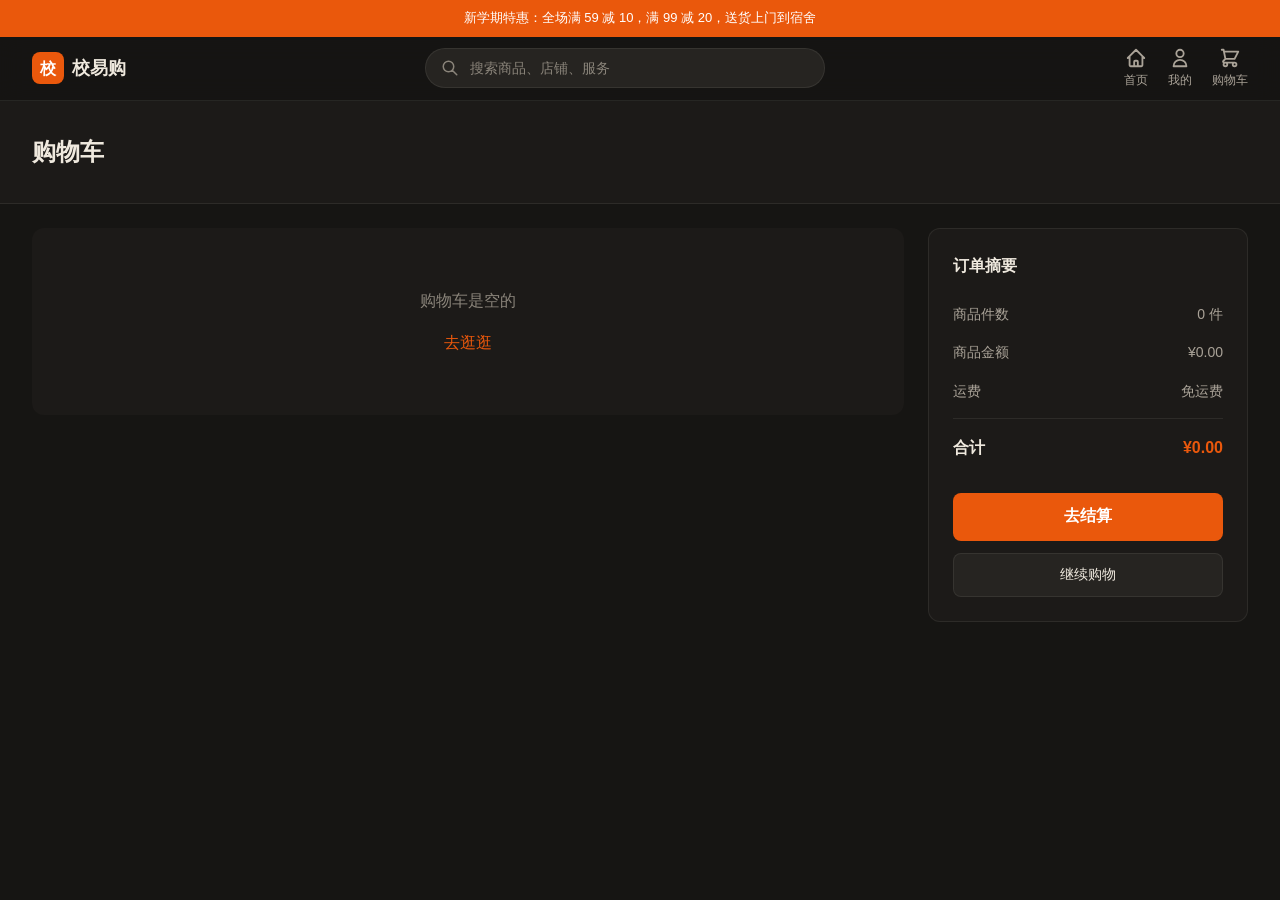
<file: cart.html>
<!DOCTYPE html>
<html lang="zh-CN">
<head>
    <meta charset="UTF-8">
    <meta name="viewport" content="width=device-width, initial-scale=1.0">
    <title>购物车 - 校易购</title>
    <link rel="stylesheet" href="style.css">
</head>
<body>
    <div class="top-bar">新学期特惠：全场满 59 减 10，满 99 减 20，送货上门到宿舍</div>
    <nav>
        <div class="nav-inner">
            <a href="index.html" class="nav-logo">
                <div class="nav-logo-mark">校</div>
                <span class="nav-logo-text">校易购</span>
            </a>
            <div class="nav-search">
                <svg class="nav-search-icon" fill="none" stroke="currentColor" viewBox="0 0 24 24">
                    <path stroke-linecap="round" stroke-linejoin="round" stroke-width="2" d="M21 21l-6-6m2-5a7 7 0 11-14 0 7 7 0 0114 0z"></path>
                </svg>
                <input type="text" placeholder="搜索商品、店铺、服务">
            </div>
            <div class="nav-actions">
                <a href="index.html" class="nav-action" title="返回首页">
                    <svg fill="none" stroke="currentColor" viewBox="0 0 24 24">
                        <path stroke-linecap="round" stroke-linejoin="round" stroke-width="2" d="M3 12l2-2m0 0l7-7 7 7M5 10v10a1 1 0 001 1h3m10-11l2 2m-2-2v10a1 1 0 01-1 1h-3m-6 0a1 1 0 001-1v-4a1 1 0 011-1h2a1 1 0 011 1v4a1 1 0 001 1m-6 0h6"></path>
                    </svg>
                    <span>首页</span>
                </a>
                <a href="login.html" class="nav-action">
                    <svg fill="none" stroke="currentColor" viewBox="0 0 24 24">
                        <path stroke-linecap="round" stroke-linejoin="round" stroke-width="2" d="M16 7a4 4 0 11-8 0 4 4 0 018 0zM12 14a7 7 0 00-7 7h14a7 7 0 00-7-7z"></path>
                    </svg>
                    <span>我的</span>
                </a>
                <a href="cart.html" class="nav-action nav-cart">
                    <svg fill="none" stroke="currentColor" viewBox="0 0 24 24">
                        <path stroke-linecap="round" stroke-linejoin="round" stroke-width="2" d="M3 3h2l.4 2M7 13h10l4-8H5.4M7 13L5.4 5M7 13l-2.293 2.293c-.63.63-.184 1.707.707 1.707H17m0 0a2 2 0 100 4 2 2 0 000-4zm-8 2a2 2 0 11-4 0 2 2 0 014 0z"></path>
                    </svg>
                    <span>购物车</span>
                    <div class="cart-badge">0</div>
                </a>
            </div>
        </div>
    </nav>
    <div class="page-header">
        <div class="container">
            <h1 class="page-title">购物车</h1>
        </div>
    </div>
    <div class="container">
        <div class="cart-layout">
            <div class="cart-list" id="cart-list"></div>
            <div class="cart-summary">
                <h3 class="summary-title">订单摘要</h3>
                <div class="summary-row"><span>商品件数</span><span id="total-items">0 件</span></div>
                <div class="summary-row"><span>商品金额</span><span id="subtotal">¥0.00</span></div>
                <div class="summary-row"><span>运费</span><span>免运费</span></div>
                <div class="summary-row total"><span>合计</span><span class="summary-price" id="total-price">¥0.00</span></div>
                <button class="checkout-btn" onclick="checkout()">去结算</button>
                <button onclick="goHome()" style="width: 100%; height: 44px; background: var(--bg-raised); color: var(--text-primary); border: 1px solid var(--hairline); border-radius: 8px; font-size: 14px; cursor: pointer; margin-top: var(--space-3);">继续购物</button>
            </div>
        </div>
    </div>
    <script src="app.js"></script>
    <script>
        function renderCart() {
            const cartList = document.getElementById('cart-list');
            if (cart.length === 0) {
                cartList.innerHTML = '<div style="text-align: center; padding: 60px 20px; color: var(--text-muted); background: var(--bg-card); border-radius: 12px;"><p style="font-size: 16px; margin-bottom: 16px;">购物车是空的</p><a href="index.html" style="color: var(--accent); text-decoration: none;">去逛逛</a></div>';
                updateSummary();
                return;
            }
            cartList.innerHTML = cart.map(item => `
                <div class="cart-item">
                    <div class="cart-item-image"><img src="${item.image}" alt="${item.name}"></div>
                    <div class="cart-item-info">
                        <div class="cart-item-name">${item.name}</div>
                        <div class="cart-item-price">¥${item.price}</div>
                    </div>
                    <div class="cart-item-actions">
                        <div class="quantity-control">
                            <button class="quantity-btn" onclick="updateQuantity(${item.id}, -1)">-</button>
                            <input type="text" class="quantity-input" value="${item.quantity}" readonly>
                            <button class="quantity-btn" onclick="updateQuantity(${item.id}, 1)">+</button>
                        </div>
                        <button class="remove-btn" onclick="removeItem(${item.id})">删除</button>
                    </div>
                </div>
            `).join('');
            updateSummary();
        }

        function updateQuantity(id, change) {
            const item = cart.find(i => i.id === id);
            if (!item) return;
            item.quantity += change;
            if (item.quantity <= 0) cart = cart.filter(i => i.id !== id);
            localStorage.setItem('cart', JSON.stringify(cart));
            updateCartBadge();
            renderCart();
        }

        function removeItem(id) {
            cart = cart.filter(i => i.id !== id);
            localStorage.setItem('cart', JSON.stringify(cart));
            updateCartBadge();
            renderCart();
            showToast('已删除商品');
        }

        function updateSummary() {
            const totalItems = cart.reduce((sum, item) => sum + item.quantity, 0);
            const subtotal = cart.reduce((sum, item) => sum + item.price * item.quantity, 0);
            document.getElementById('total-items').textContent = totalItems + ' 件';
            document.getElementById('subtotal').textContent = '¥' + subtotal.toFixed(2);
            document.getElementById('total-price').textContent = '¥' + subtotal.toFixed(2);
        }

        function checkout() {
            if (cart.length === 0) { showToast('购物车是空的'); return; }
            showToast('跳转到结算页面...');
        }

        renderCart();
    </script>
</body>
</html>
</file>
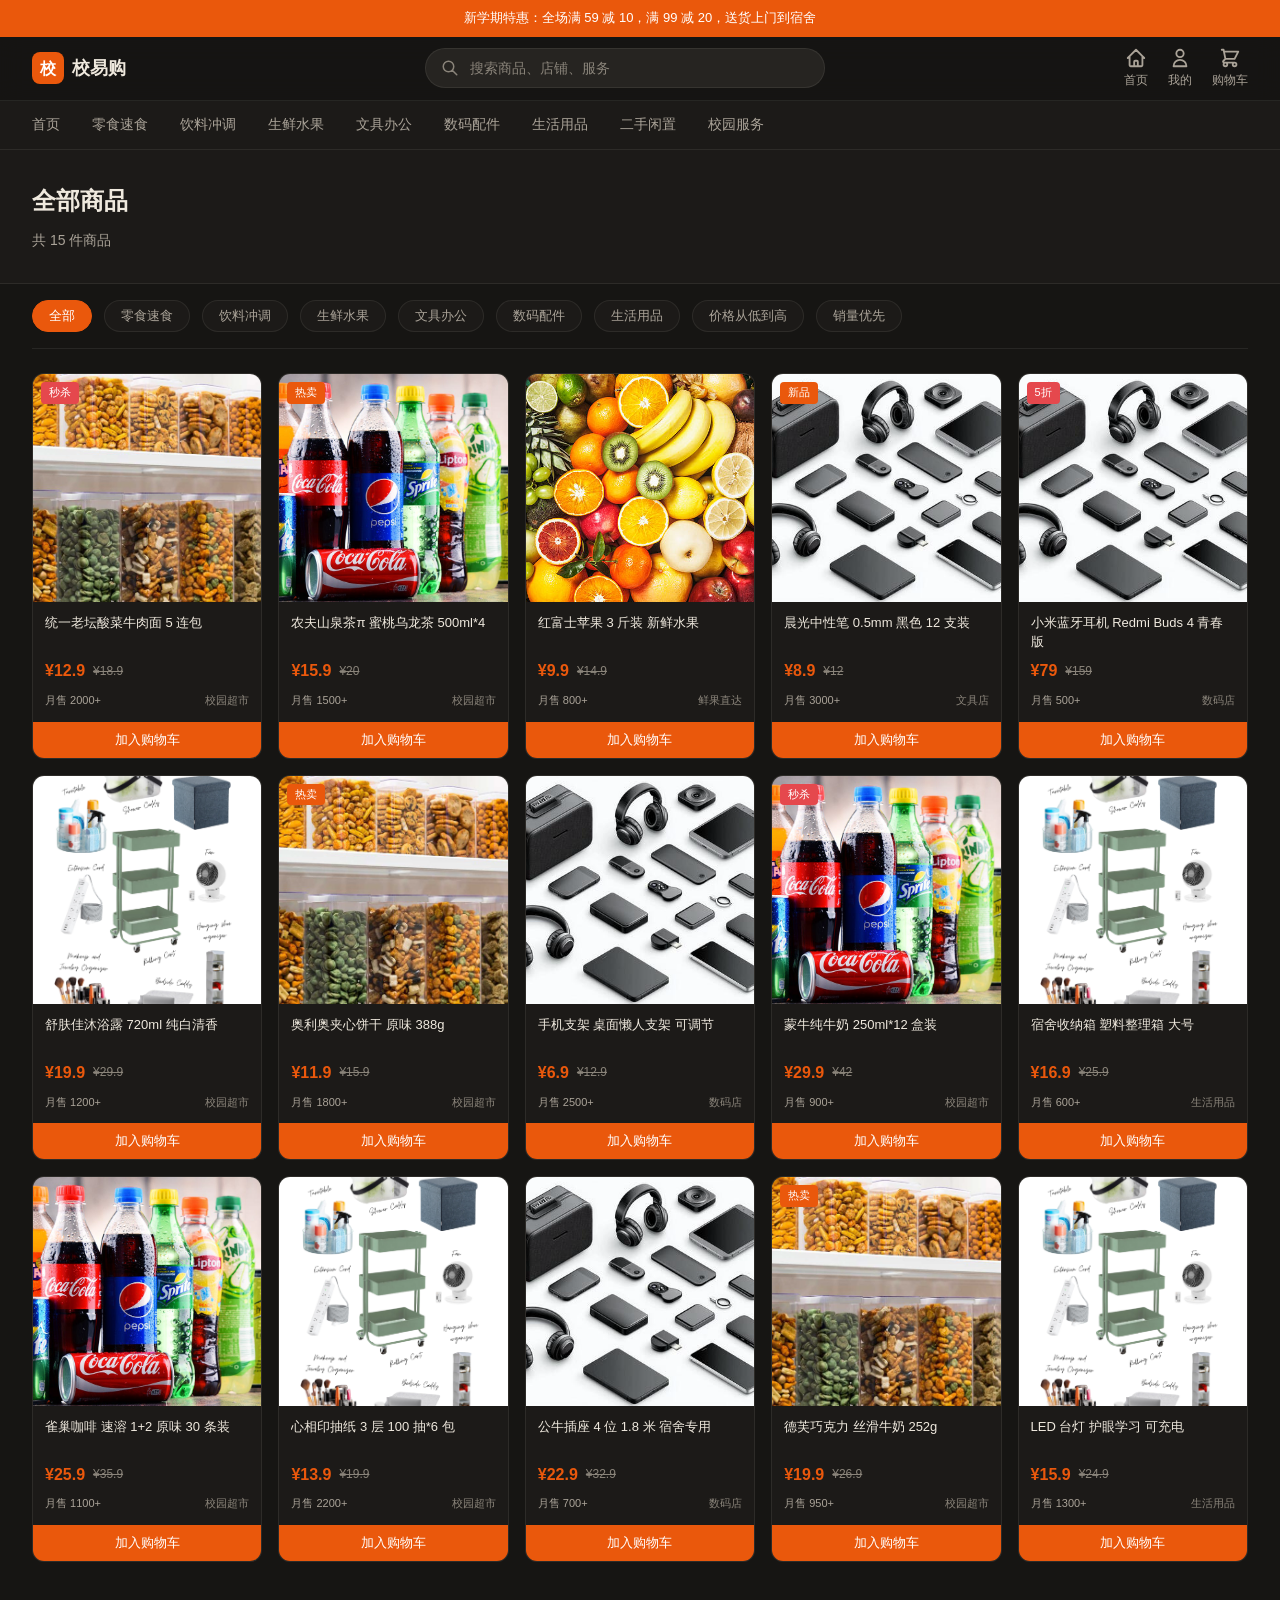
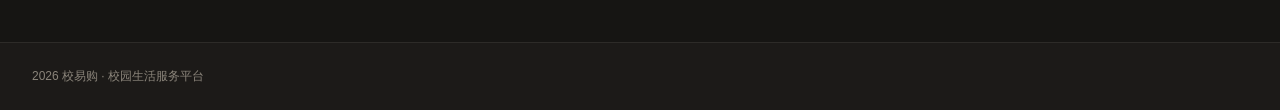
<file: category.html>
<!DOCTYPE html>
<html lang="zh-CN">
<head>
    <meta charset="UTF-8">
    <meta name="viewport" content="width=device-width, initial-scale=1.0">
    <title>商品分类 - 校易购</title>
    <link rel="stylesheet" href="style.css">
</head>
<body>
    <div class="top-bar">新学期特惠：全场满 59 减 10，满 99 减 20，送货上门到宿舍</div>
    <nav>
        <div class="nav-inner">
            <a href="index.html" class="nav-logo">
                <div class="nav-logo-mark">校</div>
                <span class="nav-logo-text">校易购</span>
            </a>
            <div class="nav-search">
                <svg class="nav-search-icon" fill="none" stroke="currentColor" viewBox="0 0 24 24">
                    <path stroke-linecap="round" stroke-linejoin="round" stroke-width="2" d="M21 21l-6-6m2-5a7 7 0 11-14 0 7 7 0 0114 0z"></path>
                </svg>
                <input type="text" placeholder="搜索商品、店铺、服务">
            </div>
            <div class="nav-actions">
                <a href="index.html" class="nav-action" title="返回首页">
                    <svg fill="none" stroke="currentColor" viewBox="0 0 24 24">
                        <path stroke-linecap="round" stroke-linejoin="round" stroke-width="2" d="M3 12l2-2m0 0l7-7 7 7M5 10v10a1 1 0 001 1h3m10-11l2 2m-2-2v10a1 1 0 01-1 1h-3m-6 0a1 1 0 001-1v-4a1 1 0 011-1h2a1 1 0 011 1v4a1 1 0 001 1m-6 0h6"></path>
                    </svg>
                    <span>首页</span>
                </a>
                <a href="login.html" class="nav-action">
                    <svg fill="none" stroke="currentColor" viewBox="0 0 24 24">
                        <path stroke-linecap="round" stroke-linejoin="round" stroke-width="2" d="M16 7a4 4 0 11-8 0 4 4 0 018 0zM12 14a7 7 0 00-7 7h14a7 7 0 00-7-7z"></path>
                    </svg>
                    <span>我的</span>
                </a>
                <a href="cart.html" class="nav-action nav-cart">
                    <svg fill="none" stroke="currentColor" viewBox="0 0 24 24">
                        <path stroke-linecap="round" stroke-linejoin="round" stroke-width="2" d="M3 3h2l.4 2M7 13h10l4-8H5.4M7 13L5.4 5M7 13l-2.293 2.293c-.63.63-.184 1.707.707 1.707H17m0 0a2 2 0 100 4 2 2 0 000-4zm-8 2a2 2 0 11-4 0 2 2 0 014 0z"></path>
                    </svg>
                    <span>购物车</span>
                    <div class="cart-badge">0</div>
                </a>
            </div>
        </div>
    </nav>
    <div class="category-nav">
        <div class="category-list">
            <a href="index.html" class="category-item">首页</a>
            <a href="category.html?cat=snacks" class="category-item">零食速食</a>
            <a href="category.html?cat=beverages" class="category-item">饮料冲调</a>
            <a href="category.html?cat=fruits" class="category-item">生鲜水果</a>
            <a href="category.html?cat=stationery" class="category-item">文具办公</a>
            <a href="category.html?cat=digital" class="category-item">数码配件</a>
            <a href="category.html?cat=dorm" class="category-item">生活用品</a>
            <a href="second-hand.html" class="category-item">二手闲置</a>
            <a href="services.html" class="category-item">校园服务</a>
        </div>
    </div>
    <div class="page-header">
        <div class="container">
            <h1 class="page-title" id="category-title">全部商品</h1>
            <p class="page-desc">共 <span id="product-count">0</span> 件商品</p>
        </div>
    </div>
    <div class="container">
        <div class="filter-bar">
            <button class="filter-btn active" onclick="filterProducts('all')">全部</button>
            <button class="filter-btn" onclick="filterProducts('snacks')">零食速食</button>
            <button class="filter-btn" onclick="filterProducts('beverages')">饮料冲调</button>
            <button class="filter-btn" onclick="filterProducts('fruits')">生鲜水果</button>
            <button class="filter-btn" onclick="filterProducts('stationery')">文具办公</button>
            <button class="filter-btn" onclick="filterProducts('digital')">数码配件</button>
            <button class="filter-btn" onclick="filterProducts('dorm')">生活用品</button>
            <button class="filter-btn" onclick="sortProducts('price')">价格从低到高</button>
            <button class="filter-btn" onclick="sortProducts('sales')">销量优先</button>
        </div>
    </div>
    <section style="padding-top: 0;">
        <div class="container">
            <div class="product-grid" id="product-list"></div>
        </div>
    </section>
    <footer>
        <div class="container">
            <div class="footer-bottom" style="border-top: none;">
                <p class="footer-copy"> 2026 校易购 · 校园生活服务平台</p>
            </div>
        </div>
    </footer>
    <script src="app.js"></script>
    <script>
        let currentCategory = 'all';
        let currentSort = 'default';
        const urlParams = new URLSearchParams(window.location.search);
        const catParam = urlParams.get('cat');
        if (catParam) currentCategory = catParam;

        const categoryNames = {
            'all': '全部商品', 'snacks': '零食速食', 'beverages': '饮料冲调',
            'fruits': '生鲜水果', 'stationery': '文具办公', 'digital': '数码配件', 'dorm': '生活用品'
        };

        function updateTitle() {
            document.getElementById('category-title').textContent = categoryNames[currentCategory] || '全部商品';
        }

        function filterProducts(category) {
            currentCategory = category;
            updateTitle();
            render();
            document.querySelectorAll('.filter-btn').forEach(btn => {
                btn.classList.remove('active');
                if (btn.textContent === categoryNames[category]) btn.classList.add('active');
            });
        }

        function sortProducts(type) {
            currentSort = type;
            render();
        }

        function render() {
            let filtered = filterByCategory(currentCategory);
            if (currentSort === 'price') filtered = sortByPrice(filtered, true);
            else if (currentSort === 'sales') filtered = sortBySales(filtered);
            document.getElementById('product-count').textContent = filtered.length;
            renderProducts(filtered, document.getElementById('product-list'));
        }

        updateTitle();
        render();
    </script>
</body>
</html>
</file>
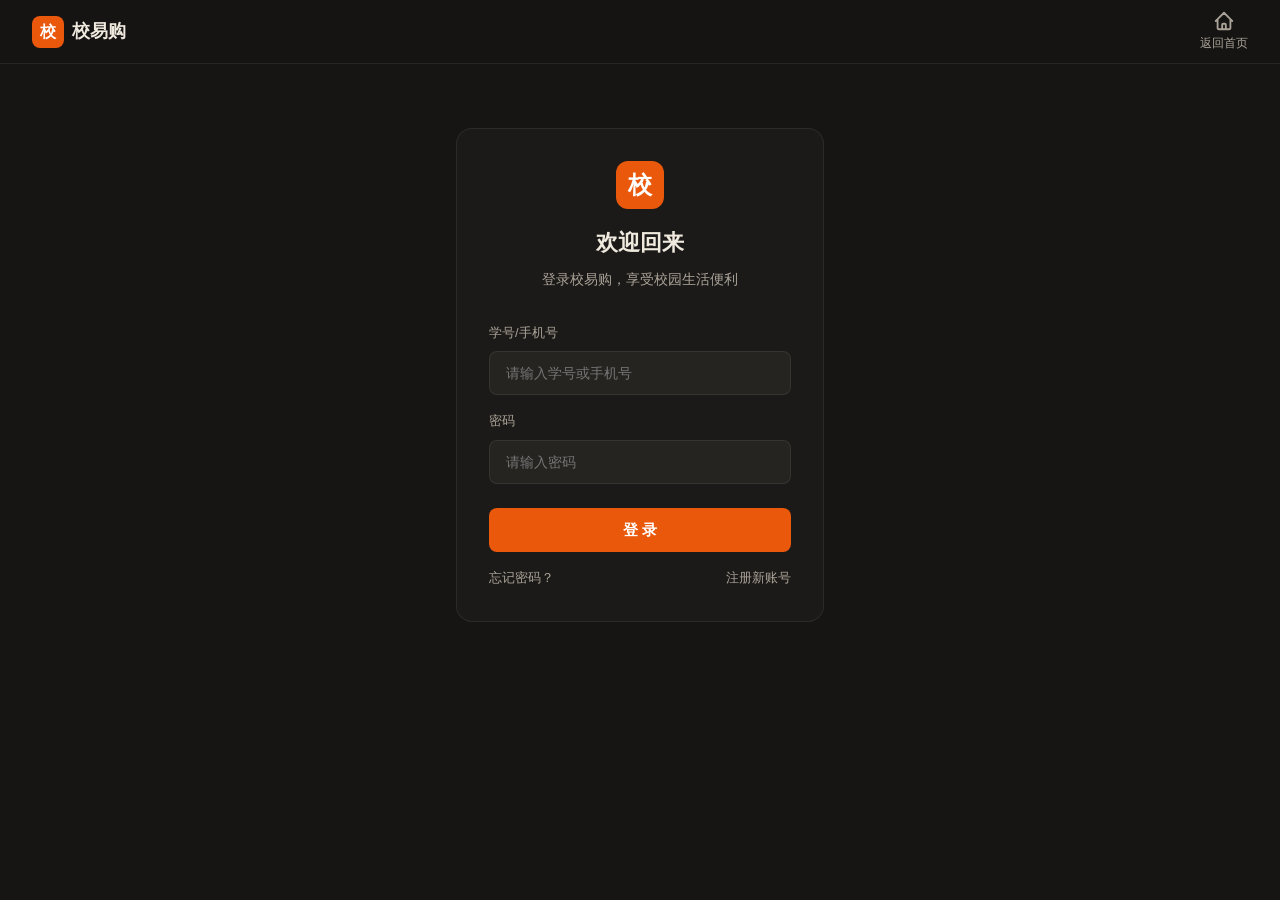
<file: login.html>
<!DOCTYPE html>
<html lang="zh-CN">
<head>
    <meta charset="UTF-8">
    <meta name="viewport" content="width=device-width, initial-scale=1.0">
    <title>登录 - 校易购</title>
    <link rel="stylesheet" href="style.css">
</head>
<body>
    <nav>
        <div class="nav-inner">
            <a href="index.html" class="nav-logo">
                <div class="nav-logo-mark">校</div>
                <span class="nav-logo-text">校易购</span>
            </a>
            <div class="nav-actions">
                <a href="index.html" class="nav-action">
                    <svg fill="none" stroke="currentColor" viewBox="0 0 24 24"><path stroke-linecap="round" stroke-linejoin="round" stroke-width="2" d="M3 12l2-2m0 0l7-7 7 7M5 10v10a1 1 0 001 1h3m10-11l2 2m-2-2v10a1 1 0 01-1 1h-3m-6 0a1 1 0 001-1v-4a1 1 0 011-1h2a1 1 0 011 1v4a1 1 0 001 1m-6 0h6"></path></svg>
                    <span>返回首页</span>
                </a>
            </div>
        </div>
    </nav>
    <div class="auth-container">
        <div class="auth-card">
            <div class="auth-header">
                <div class="auth-logo">校</div>
                <h1 class="auth-title">欢迎回来</h1>
                <p class="auth-desc">登录校易购，享受校园生活便利</p>
            </div>
            <form class="auth-form" onsubmit="handleLogin(event)">
                <div class="form-group">
                    <label class="form-label">学号/手机号</label>
                    <input type="text" class="form-input" placeholder="请输入学号或手机号" required>
                </div>
                <div class="form-group">
                    <label class="form-label">密码</label>
                    <input type="password" class="form-input" placeholder="请输入密码" required>
                </div>
                <button type="submit" class="auth-btn">登 录</button>
            </form>
            <div class="auth-links">
                <a href="#" class="auth-link">忘记密码？</a>
                <a href="register.html" class="auth-link">注册新账号</a>
            </div>
        </div>
    </div>
    <script src="app.js"></script>
    <script>
        function handleLogin(e) {
            e.preventDefault();
            showToast('登录成功！');
            setTimeout(() => { window.location.href = 'index.html'; }, 1000);
        }
    </script>
</body>
</html>
</file>
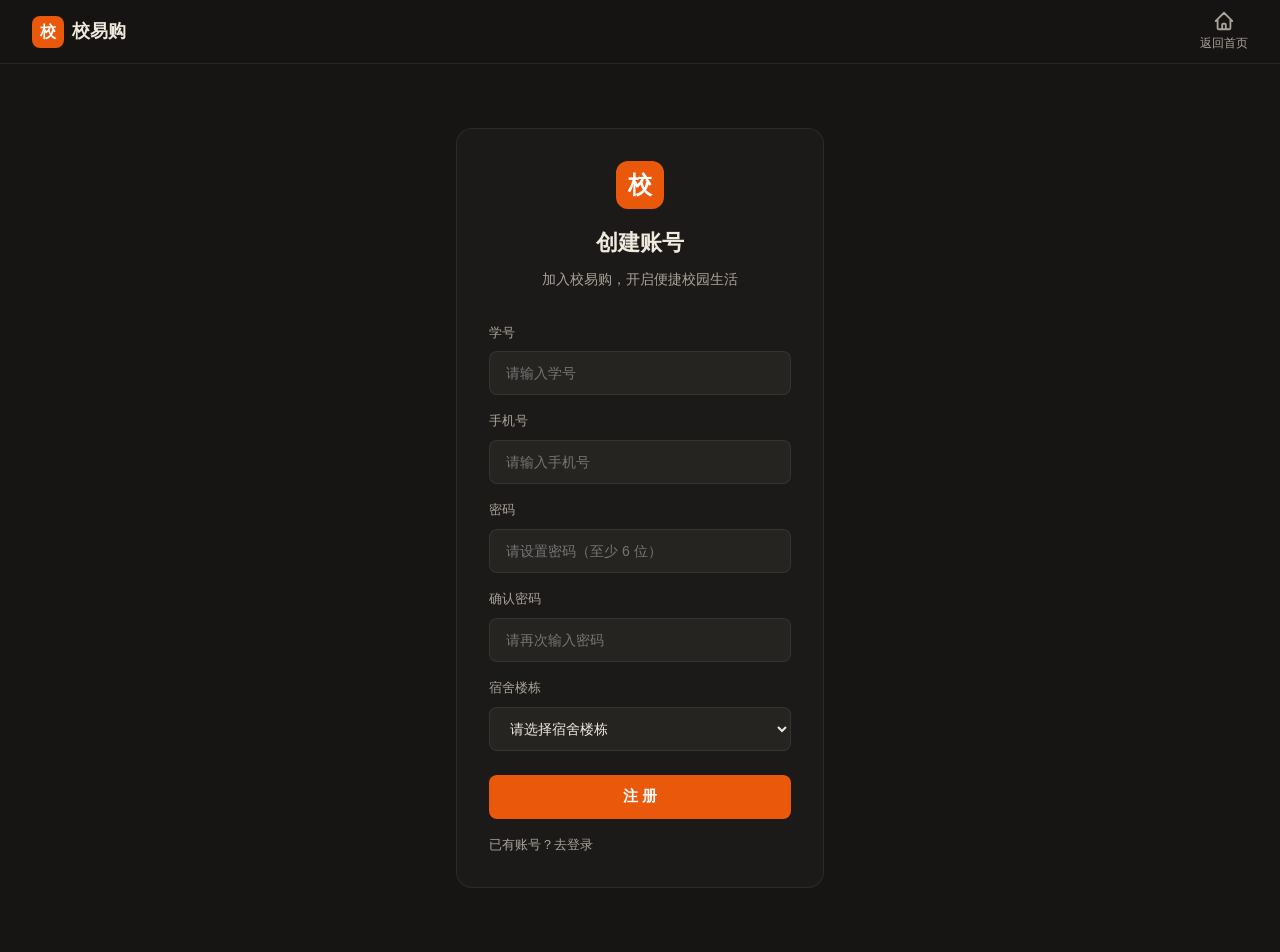
<file: register.html>
<!DOCTYPE html>
<html lang="zh-CN">
<head>
    <meta charset="UTF-8">
    <meta name="viewport" content="width=device-width, initial-scale=1.0">
    <title>注册 - 校易购</title>
    <link rel="stylesheet" href="style.css">
</head>
<body>
    <nav>
        <div class="nav-inner">
            <a href="index.html" class="nav-logo">
                <div class="nav-logo-mark">校</div>
                <span class="nav-logo-text">校易购</span>
            </a>
            <div class="nav-actions">
                <a href="index.html" class="nav-action">
                    <svg fill="none" stroke="currentColor" viewBox="0 0 24 24"><path stroke-linecap="round" stroke-linejoin="round" stroke-width="2" d="M3 12l2-2m0 0l7-7 7 7M5 10v10a1 1 0 001 1h3m10-11l2 2m-2-2v10a1 1 0 01-1 1h-3m-6 0a1 1 0 001-1v-4a1 1 0 011-1h2a1 1 0 011 1v4a1 1 0 001 1m-6 0h6"></path></svg>
                    <span>返回首页</span>
                </a>
            </div>
        </div>
    </nav>
    <div class="auth-container">
        <div class="auth-card">
            <div class="auth-header">
                <div class="auth-logo">校</div>
                <h1 class="auth-title">创建账号</h1>
                <p class="auth-desc">加入校易购，开启便捷校园生活</p>
            </div>
            <form class="auth-form" onsubmit="handleRegister(event)">
                <div class="form-group">
                    <label class="form-label">学号</label>
                    <input type="text" class="form-input" placeholder="请输入学号" required>
                </div>
                <div class="form-group">
                    <label class="form-label">手机号</label>
                    <input type="tel" class="form-input" placeholder="请输入手机号" required>
                </div>
                <div class="form-group">
                    <label class="form-label">密码</label>
                    <input type="password" class="form-input" placeholder="请设置密码（至少 6 位）" required minlength="6">
                </div>
                <div class="form-group">
                    <label class="form-label">确认密码</label>
                    <input type="password" class="form-input" placeholder="请再次输入密码" required>
                </div>
                <div class="form-group">
                    <label class="form-label">宿舍楼栋</label>
                    <select class="form-input" required>
                        <option value="">请选择宿舍楼栋</option>
                        <option value="1">1 号楼</option>
                        <option value="2">2 号楼</option>
                        <option value="3">3 号楼</option>
                        <option value="4">4 号楼</option>
                        <option value="5">5 号楼</option>
                        <option value="6">6 号楼</option>
                    </select>
                </div>
                <button type="submit" class="auth-btn">注 册</button>
            </form>
            <div class="auth-links">
                <a href="login.html" class="auth-link">已有账号？去登录</a>
            </div>
        </div>
    </div>
    <script src="app.js"></script>
    <script>
        function handleRegister(e) {
            e.preventDefault();
            showToast('注册成功！');
            setTimeout(() => { window.location.href = 'login.html'; }, 1000);
        }
    </script>
</body>
</html>
</file>
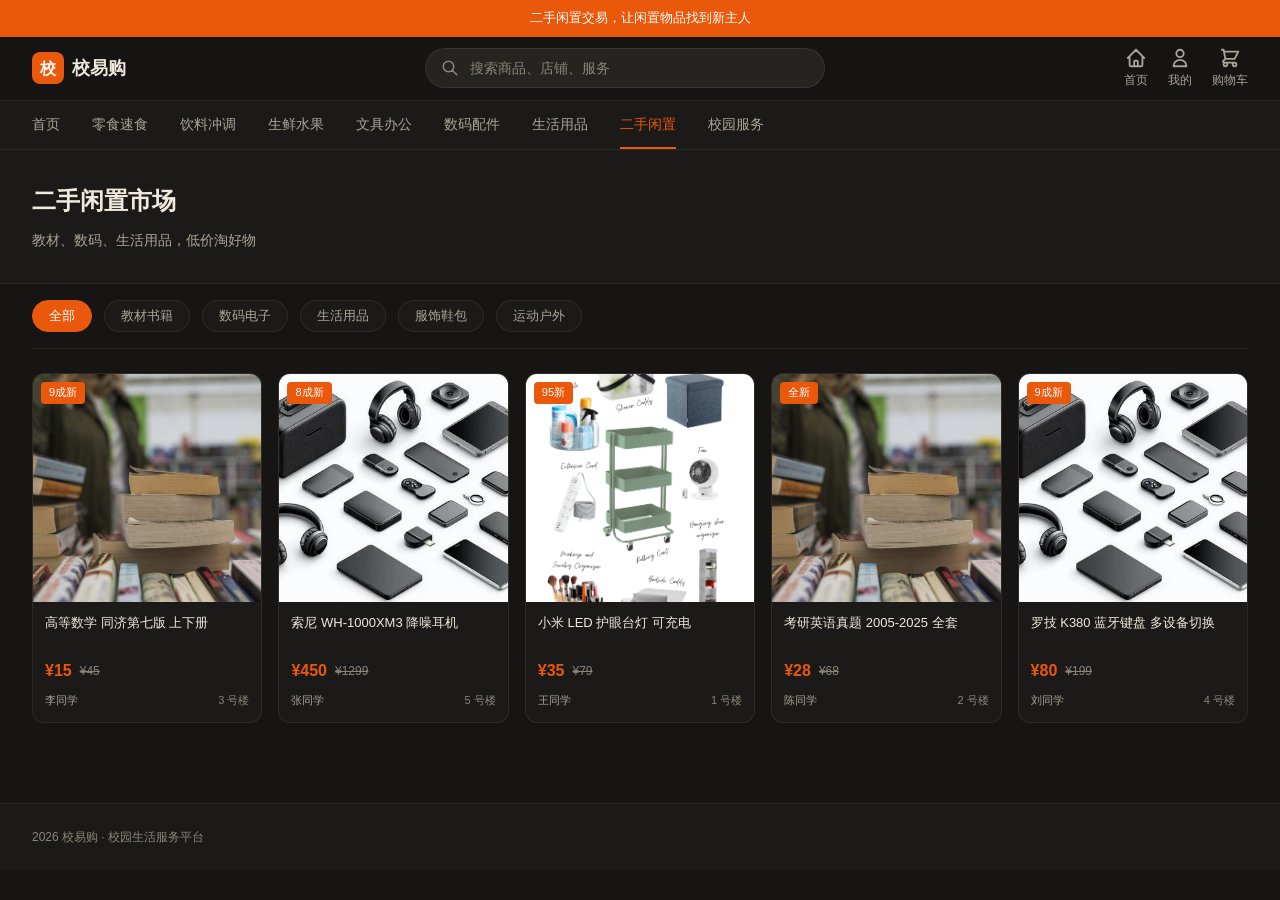
<file: second-hand.html>
<!DOCTYPE html>
<html lang="zh-CN">
<head>
    <meta charset="UTF-8">
    <meta name="viewport" content="width=device-width, initial-scale=1.0">
    <title>二手闲置 - 校易购</title>
    <link rel="stylesheet" href="style.css">
</head>
<body>
    <div class="top-bar">二手闲置交易，让闲置物品找到新主人</div>
    <nav>
        <div class="nav-inner">
            <a href="index.html" class="nav-logo">
                <div class="nav-logo-mark">校</div>
                <span class="nav-logo-text">校易购</span>
            </a>
            <div class="nav-search">
                <svg class="nav-search-icon" fill="none" stroke="currentColor" viewBox="0 0 24 24">
                    <path stroke-linecap="round" stroke-linejoin="round" stroke-width="2" d="M21 21l-6-6m2-5a7 7 0 11-14 0 7 7 0 0114 0z"></path>
                </svg>
                <input type="text" placeholder="搜索商品、店铺、服务">
            </div>
            <div class="nav-actions">
                <a href="index.html" class="nav-action" title="返回首页">
                    <svg fill="none" stroke="currentColor" viewBox="0 0 24 24">
                        <path stroke-linecap="round" stroke-linejoin="round" stroke-width="2" d="M3 12l2-2m0 0l7-7 7 7M5 10v10a1 1 0 001 1h3m10-11l2 2m-2-2v10a1 1 0 01-1 1h-3m-6 0a1 1 0 001-1v-4a1 1 0 011-1h2a1 1 0 011 1v4a1 1 0 001 1m-6 0h6"></path>
                    </svg>
                    <span>首页</span>
                </a>
                <a href="login.html" class="nav-action">
                    <svg fill="none" stroke="currentColor" viewBox="0 0 24 24">
                        <path stroke-linecap="round" stroke-linejoin="round" stroke-width="2" d="M16 7a4 4 0 11-8 0 4 4 0 018 0zM12 14a7 7 0 00-7 7h14a7 7 0 00-7-7z"></path>
                    </svg>
                    <span>我的</span>
                </a>
                <a href="cart.html" class="nav-action nav-cart">
                    <svg fill="none" stroke="currentColor" viewBox="0 0 24 24">
                        <path stroke-linecap="round" stroke-linejoin="round" stroke-width="2" d="M3 3h2l.4 2M7 13h10l4-8H5.4M7 13L5.4 5M7 13l-2.293 2.293c-.63.63-.184 1.707.707 1.707H17m0 0a2 2 0 100 4 2 2 0 000-4zm-8 2a2 2 0 11-4 0 2 2 0 014 0z"></path>
                    </svg>
                    <span>购物车</span>
                    <div class="cart-badge">0</div>
                </a>
            </div>
        </div>
    </nav>
    <div class="category-nav">
        <div class="category-list">
            <a href="index.html" class="category-item">首页</a>
            <a href="category.html?cat=snacks" class="category-item">零食速食</a>
            <a href="category.html?cat=beverages" class="category-item">饮料冲调</a>
            <a href="category.html?cat=fruits" class="category-item">生鲜水果</a>
            <a href="category.html?cat=stationery" class="category-item">文具办公</a>
            <a href="category.html?cat=digital" class="category-item">数码配件</a>
            <a href="category.html?cat=dorm" class="category-item">生活用品</a>
            <a href="second-hand.html" class="category-item">二手闲置</a>
            <a href="services.html" class="category-item">校园服务</a>
        </div>
    </div>
    <div class="page-header">
        <div class="container">
            <h1 class="page-title">二手闲置市场</h1>
            <p class="page-desc">教材、数码、生活用品，低价淘好物</p>
        </div>
    </div>
    <div class="container">
        <div class="filter-bar">
            <button class="filter-btn active">全部</button>
            <button class="filter-btn">教材书籍</button>
            <button class="filter-btn">数码电子</button>
            <button class="filter-btn">生活用品</button>
            <button class="filter-btn">服饰鞋包</button>
            <button class="filter-btn">运动户外</button>
        </div>
    </div>
    <section style="padding-top: 0;">
        <div class="container">
            <div class="product-grid">
                <div class="product-card">
                    <div class="product-image">
                        <img src="books.png" alt="二手教材">
                        <span class="product-tag">9成新</span>
                    </div>
                    <div class="product-info">
                        <div class="product-name">高等数学 同济第七版 上下册</div>
                        <div class="product-price-row">
                            <span class="product-price">¥15</span>
                            <span class="product-price-original">¥45</span>
                        </div>
                        <div class="product-meta">
                            <span class="product-sales">李同学</span>
                            <span class="product-shop">3 号楼</span>
                        </div>
                    </div>
                </div>
                <div class="product-card">
                    <div class="product-image">
                        <img src="digital.png" alt="二手耳机">
                        <span class="product-tag">8成新</span>
                    </div>
                    <div class="product-info">
                        <div class="product-name">索尼 WH-1000XM3 降噪耳机</div>
                        <div class="product-price-row">
                            <span class="product-price">¥450</span>
                            <span class="product-price-original">¥1299</span>
                        </div>
                        <div class="product-meta">
                            <span class="product-sales">张同学</span>
                            <span class="product-shop">5 号楼</span>
                        </div>
                    </div>
                </div>
                <div class="product-card">
                    <div class="product-image">
                        <img src="dorm.png" alt="二手台灯">
                        <span class="product-tag">95新</span>
                    </div>
                    <div class="product-info">
                        <div class="product-name">小米 LED 护眼台灯 可充电</div>
                        <div class="product-price-row">
                            <span class="product-price">¥35</span>
                            <span class="product-price-original">¥79</span>
                        </div>
                        <div class="product-meta">
                            <span class="product-sales">王同学</span>
                            <span class="product-shop">1 号楼</span>
                        </div>
                    </div>
                </div>
                <div class="product-card">
                    <div class="product-image">
                        <img src="books.png" alt="考研资料">
                        <span class="product-tag">全新</span>
                    </div>
                    <div class="product-info">
                        <div class="product-name">考研英语真题 2005-2025 全套</div>
                        <div class="product-price-row">
                            <span class="product-price">¥28</span>
                            <span class="product-price-original">¥68</span>
                        </div>
                        <div class="product-meta">
                            <span class="product-sales">陈同学</span>
                            <span class="product-shop">2 号楼</span>
                        </div>
                    </div>
                </div>
                <div class="product-card">
                    <div class="product-image">
                        <img src="digital.png" alt="二手键盘">
                        <span class="product-tag">9成新</span>
                    </div>
                    <div class="product-info">
                        <div class="product-name">罗技 K380 蓝牙键盘 多设备切换</div>
                        <div class="product-price-row">
                            <span class="product-price">¥80</span>
                            <span class="product-price-original">¥199</span>
                        </div>
                        <div class="product-meta">
                            <span class="product-sales">刘同学</span>
                            <span class="product-shop">4 号楼</span>
                        </div>
                    </div>
                </div>
            </div>
        </div>
    </section>
    <footer>
        <div class="container">
            <div class="footer-bottom" style="border-top: none;">
                <p class="footer-copy"> 2026 校易购 · 校园生活服务平台</p>
            </div>
        </div>
    </footer>
    <script src="app.js"></script>
</body>
</html>
</file>
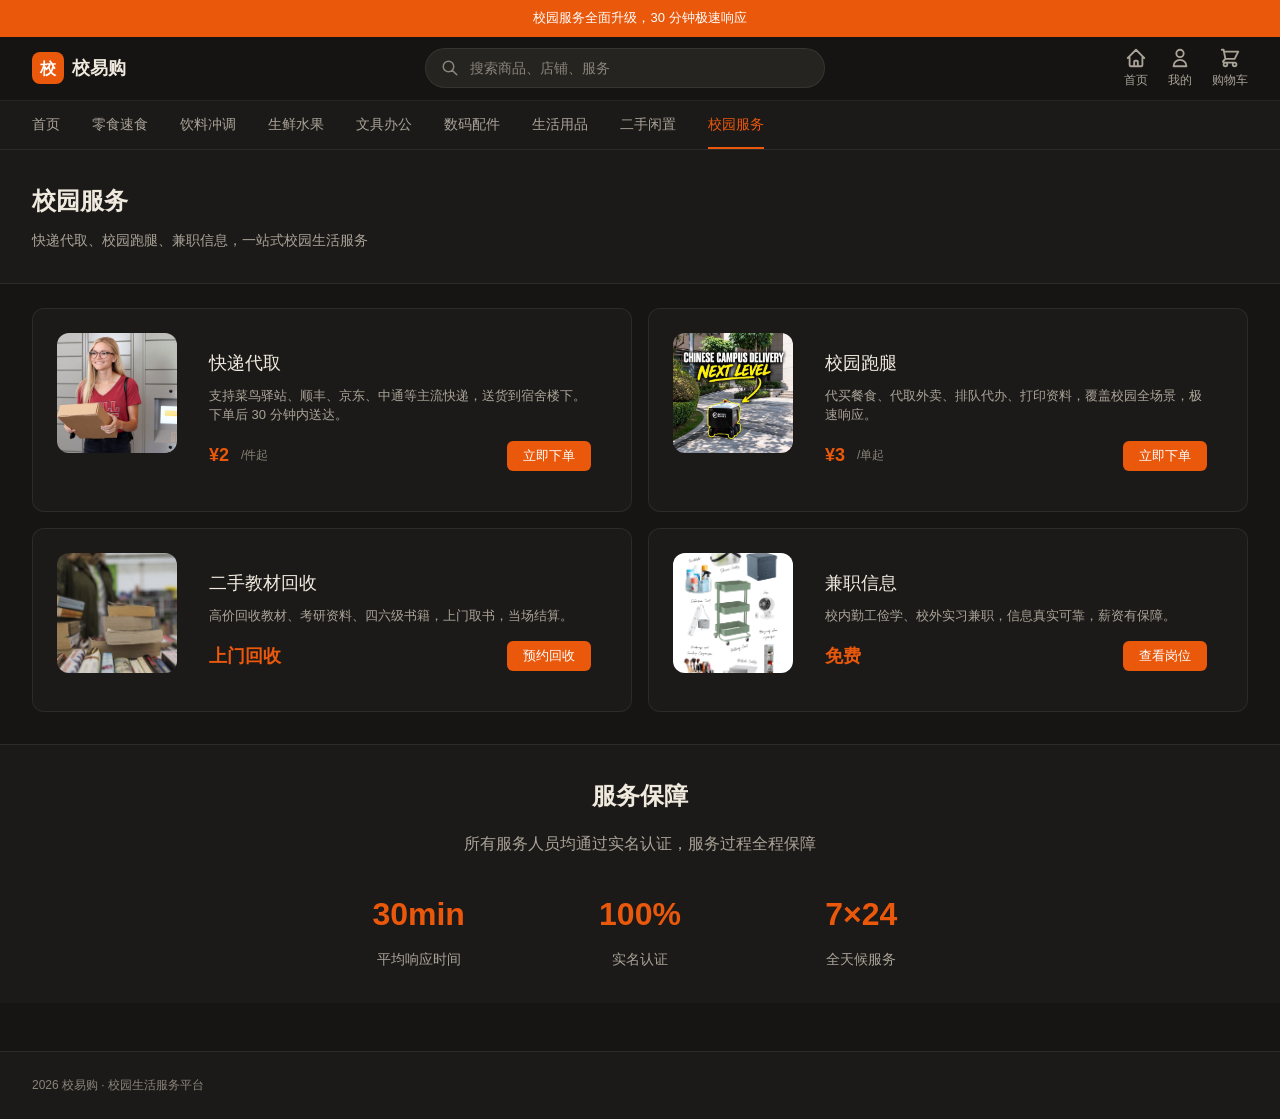
<file: services.html>
<!DOCTYPE html>
<html lang="zh-CN">
<head>
    <meta charset="UTF-8">
    <meta name="viewport" content="width=device-width, initial-scale=1.0">
    <title>校园服务 - 校易购</title>
    <link rel="stylesheet" href="style.css">
</head>
<body>
    <div class="top-bar">校园服务全面升级，30 分钟极速响应</div>
    <nav>
        <div class="nav-inner">
            <a href="index.html" class="nav-logo">
                <div class="nav-logo-mark">校</div>
                <span class="nav-logo-text">校易购</span>
            </a>
            <div class="nav-search">
                <svg class="nav-search-icon" fill="none" stroke="currentColor" viewBox="0 0 24 24">
                    <path stroke-linecap="round" stroke-linejoin="round" stroke-width="2" d="M21 21l-6-6m2-5a7 7 0 11-14 0 7 7 0 0114 0z"></path>
                </svg>
                <input type="text" placeholder="搜索商品、店铺、服务">
            </div>
            <div class="nav-actions">
                <a href="index.html" class="nav-action" title="返回首页">
                    <svg fill="none" stroke="currentColor" viewBox="0 0 24 24">
                        <path stroke-linecap="round" stroke-linejoin="round" stroke-width="2" d="M3 12l2-2m0 0l7-7 7 7M5 10v10a1 1 0 001 1h3m10-11l2 2m-2-2v10a1 1 0 01-1 1h-3m-6 0a1 1 0 001-1v-4a1 1 0 011-1h2a1 1 0 011 1v4a1 1 0 001 1m-6 0h6"></path>
                    </svg>
                    <span>首页</span>
                </a>
                <a href="login.html" class="nav-action">
                    <svg fill="none" stroke="currentColor" viewBox="0 0 24 24">
                        <path stroke-linecap="round" stroke-linejoin="round" stroke-width="2" d="M16 7a4 4 0 11-8 0 4 4 0 018 0zM12 14a7 7 0 00-7 7h14a7 7 0 00-7-7z"></path>
                    </svg>
                    <span>我的</span>
                </a>
                <a href="cart.html" class="nav-action nav-cart">
                    <svg fill="none" stroke="currentColor" viewBox="0 0 24 24">
                        <path stroke-linecap="round" stroke-linejoin="round" stroke-width="2" d="M3 3h2l.4 2M7 13h10l4-8H5.4M7 13L5.4 5M7 13l-2.293 2.293c-.63.63-.184 1.707.707 1.707H17m0 0a2 2 0 100 4 2 2 0 000-4zm-8 2a2 2 0 11-4 0 2 2 0 014 0z"></path>
                    </svg>
                    <span>购物车</span>
                    <div class="cart-badge">0</div>
                </a>
            </div>
        </div>
    </nav>
    <div class="category-nav">
        <div class="category-list">
            <a href="index.html" class="category-item">首页</a>
            <a href="category.html?cat=snacks" class="category-item">零食速食</a>
            <a href="category.html?cat=beverages" class="category-item">饮料冲调</a>
            <a href="category.html?cat=fruits" class="category-item">生鲜水果</a>
            <a href="category.html?cat=stationery" class="category-item">文具办公</a>
            <a href="category.html?cat=digital" class="category-item">数码配件</a>
            <a href="category.html?cat=dorm" class="category-item">生活用品</a>
            <a href="second-hand.html" class="category-item">二手闲置</a>
            <a href="services.html" class="category-item">校园服务</a>
        </div>
    </div>
    <div class="page-header">
        <div class="container">
            <h1 class="page-title">校园服务</h1>
            <p class="page-desc">快递代取、校园跑腿、兼职信息，一站式校园生活服务</p>
        </div>
    </div>
    <section style="padding-top: var(--space-6);">
        <div class="container">
            <div class="services-grid" style="grid-template-columns: repeat(2, 1fr);">
                <div class="service-card" style="display: flex; gap: var(--space-4); text-align: left; padding: var(--space-6);">
                    <div class="service-image" style="width: 120px; height: 120px; border-radius: 12px; flex-shrink: 0;">
                        <img src="locker.png" alt="快递代取">
                    </div>
                    <div class="service-body" style="text-align: left; flex: 1;">
                        <div class="service-name" style="font-size: 18px; margin-bottom: var(--space-2);">快递代取</div>
                        <div class="service-desc" style="font-size: 13px; margin-bottom: var(--space-4);">支持菜鸟驿站、顺丰、京东、中通等主流快递，送货到宿舍楼下。下单后 30 分钟内送达。</div>
                        <div style="display: flex; gap: var(--space-3); align-items: center;">
                            <span style="font-size: 18px; font-weight: 600; color: var(--accent);">¥2</span>
                            <span style="font-size: 12px; color: var(--text-muted);">/件起</span>
                            <button style="margin-left: auto; padding: 6px 16px; background: var(--accent); color: white; border: none; border-radius: 6px; font-size: 13px; cursor: pointer;">立即下单</button>
                        </div>
                    </div>
                </div>
                <div class="service-card" style="display: flex; gap: var(--space-4); text-align: left; padding: var(--space-6);">
                    <div class="service-image" style="width: 120px; height: 120px; border-radius: 12px; flex-shrink: 0;">
                        <img src="delivery.png" alt="校园跑腿">
                    </div>
                    <div class="service-body" style="text-align: left; flex: 1;">
                        <div class="service-name" style="font-size: 18px; margin-bottom: var(--space-2);">校园跑腿</div>
                        <div class="service-desc" style="font-size: 13px; margin-bottom: var(--space-4);">代买餐食、代取外卖、排队代办、打印资料，覆盖校园全场景，极速响应。</div>
                        <div style="display: flex; gap: var(--space-3); align-items: center;">
                            <span style="font-size: 18px; font-weight: 600; color: var(--accent);">¥3</span>
                            <span style="font-size: 12px; color: var(--text-muted);">/单起</span>
                            <button style="margin-left: auto; padding: 6px 16px; background: var(--accent); color: white; border: none; border-radius: 6px; font-size: 13px; cursor: pointer;">立即下单</button>
                        </div>
                    </div>
                </div>
                <div class="service-card" style="display: flex; gap: var(--space-4); text-align: left; padding: var(--space-6);">
                    <div class="service-image" style="width: 120px; height: 120px; border-radius: 12px; flex-shrink: 0;">
                        <img src="books.png" alt="二手教材回收">
                    </div>
                    <div class="service-body" style="text-align: left; flex: 1;">
                        <div class="service-name" style="font-size: 18px; margin-bottom: var(--space-2);">二手教材回收</div>
                        <div class="service-desc" style="font-size: 13px; margin-bottom: var(--space-4);">高价回收教材、考研资料、四六级书籍，上门取书，当场结算。</div>
                        <div style="display: flex; gap: var(--space-3); align-items: center;">
                            <span style="font-size: 18px; font-weight: 600; color: var(--accent);">上门回收</span>
                            <button style="margin-left: auto; padding: 6px 16px; background: var(--accent); color: white; border: none; border-radius: 6px; font-size: 13px; cursor: pointer;">预约回收</button>
                        </div>
                    </div>
                </div>
                <div class="service-card" style="display: flex; gap: var(--space-4); text-align: left; padding: var(--space-6);">
                    <div class="service-image" style="width: 120px; height: 120px; border-radius: 12px; flex-shrink: 0;">
                        <img src="dorm.png" alt="兼职信息">
                    </div>
                    <div class="service-body" style="text-align: left; flex: 1;">
                        <div class="service-name" style="font-size: 18px; margin-bottom: var(--space-2);">兼职信息</div>
                        <div class="service-desc" style="font-size: 13px; margin-bottom: var(--space-4);">校内勤工俭学、校外实习兼职，信息真实可靠，薪资有保障。</div>
                        <div style="display: flex; gap: var(--space-3); align-items: center;">
                            <span style="font-size: 18px; font-weight: 600; color: var(--accent);">免费</span>
                            <button style="margin-left: auto; padding: 6px 16px; background: var(--accent); color: white; border: none; border-radius: 6px; font-size: 13px; cursor: pointer;">查看岗位</button>
                        </div>
                    </div>
                </div>
            </div>
        </div>
    </section>
    <section style="background: var(--bg-card); border-top: 1px solid var(--hairline);">
        <div class="container">
            <div style="text-align: center; max-width: 640px; margin: 0 auto;">
                <h2 style="font-size: 24px; font-weight: 600; margin-bottom: var(--space-4);">服务保障</h2>
                <p style="color: var(--text-secondary); margin-bottom: var(--space-8);">所有服务人员均通过实名认证，服务过程全程保障</p>
                <div style="display: grid; grid-template-columns: repeat(3, 1fr); gap: var(--space-6);">
                    <div>
                        <div style="font-size: 32px; font-weight: 600; color: var(--accent); margin-bottom: var(--space-2);">30min</div>
                        <div style="font-size: 14px; color: var(--text-secondary);">平均响应时间</div>
                    </div>
                    <div>
                        <div style="font-size: 32px; font-weight: 600; color: var(--accent); margin-bottom: var(--space-2);">100%</div>
                        <div style="font-size: 14px; color: var(--text-secondary);">实名认证</div>
                    </div>
                    <div>
                        <div style="font-size: 32px; font-weight: 600; color: var(--accent); margin-bottom: var(--space-2);">7×24</div>
                        <div style="font-size: 14px; color: var(--text-secondary);">全天候服务</div>
                    </div>
                </div>
            </div>
        </div>
    </section>
    <footer>
        <div class="container">
            <div class="footer-bottom" style="border-top: none;">
                <p class="footer-copy"> 2026 校易购 · 校园生活服务平台</p>
            </div>
        </div>
    </footer>
    <script src="app.js"></script>
</body>
</html>
</file>
<file: style.css>
/* ===== 基础重置 ===== */
* {
    margin: 0;
    padding: 0;
    box-sizing: border-box;
}

:root {
    --bg-deepest: #12110f;
    --bg-page: #161513;
    --bg-card: #1c1a18;
    --bg-raised: #262421;
    --hairline: rgba(239, 233, 222, 0.08);
    --text-primary: #efe9de;
    --text-secondary: #aaa398;
    --text-muted: #8a847a;
    --accent: #ea580c;
    --accent-hover: #f97316;
    --accent-dim: rgba(234, 88, 12, 0.12);
    --positive: #4cc38a;
    --negative: #e5484d;
    --space-1: 4px;
    --space-2: 8px;
    --space-3: 12px;
    --space-4: 16px;
    --space-5: 20px;
    --space-6: 24px;
    --space-8: 32px;
    --space-10: 40px;
    --space-12: 48px;
    --space-16: 64px;
    --space-20: 80px;
    --space-24: 96px;
    --space-32: 128px;
}

html {
    scroll-behavior: smooth;
}

body {
    font-family: -apple-system, BlinkMacSystemFont, "Segoe UI", "PingFang SC", "Hiragino Sans GB", "Microsoft YaHei", sans-serif;
    background: var(--bg-page);
    color: var(--text-primary);
    line-height: 1.6;
    font-size: 16px;
}

/* ===== 顶部公告栏 ===== */
.top-bar {
    background: var(--accent);
    color: white;
    text-align: center;
    padding: var(--space-2) var(--space-4);
    font-size: 13px;
    font-weight: 500;
}

/* ===== 导航栏 ===== */
nav {
    position: sticky;
    top: 0;
    height: 64px;
    background: rgba(22, 21, 19, 0.95);
    backdrop-filter: blur(12px);
    border-bottom: 1px solid var(--hairline);
    z-index: 100;
    display: flex;
    align-items: center;
    justify-content: center;
}

.nav-inner {
    width: 100%;
    max-width: 1280px;
    padding: 0 var(--space-8);
    display: flex;
    align-items: center;
    justify-content: space-between;
    gap: var(--space-6);
}

.nav-logo {
    display: flex;
    align-items: center;
    gap: var(--space-2);
    text-decoration: none;
    flex-shrink: 0;
}

.nav-logo-mark {
    width: 32px;
    height: 32px;
    background: var(--accent);
    border-radius: 8px;
    display: flex;
    align-items: center;
    justify-content: center;
    font-size: 16px;
    font-weight: 600;
    color: white;
}

.nav-logo-text {
    font-size: 18px;
    font-weight: 600;
    color: var(--text-primary);
}

.nav-search {
    flex: 1;
    max-width: 400px;
    position: relative;
}

.nav-search input {
    width: 100%;
    height: 40px;
    padding: 0 var(--space-4) 0 44px;
    background: var(--bg-raised);
    border: 1px solid var(--hairline);
    border-radius: 20px;
    color: var(--text-primary);
    font-size: 14px;
    outline: none;
    transition: border-color 0.2s;
}

.nav-search input:focus {
    border-color: var(--accent);
}

.nav-search input::placeholder {
    color: var(--text-muted);
}

.nav-search-icon {
    position: absolute;
    left: var(--space-4);
    top: 50%;
    transform: translateY(-50%);
    width: 18px;
    height: 18px;
    color: var(--text-muted);
}

.nav-actions {
    display: flex;
    align-items: center;
    gap: var(--space-5);
    flex-shrink: 0;
}

.nav-action {
    display: flex;
    flex-direction: column;
    align-items: center;
    gap: 2px;
    color: var(--text-secondary);
    text-decoration: none;
    font-size: 12px;
    transition: color 0.2s;
    cursor: pointer;
}

.nav-action:hover {
    color: var(--text-primary);
}

.nav-action svg {
    width: 22px;
    height: 22px;
}

.nav-cart {
    position: relative;
}

.cart-badge {
    position: absolute;
    top: -4px;
    right: -4px;
    width: 16px;
    height: 16px;
    background: var(--accent);
    border-radius: 50%;
    font-size: 10px;
    font-weight: 600;
    color: white;
    display: flex;
    align-items: center;
    justify-content: center;
}

/* ===== 分类导航 ===== */
.category-nav {
    background: var(--bg-card);
    border-bottom: 1px solid var(--hairline);
}

.category-list {
    max-width: 1280px;
    margin: 0 auto;
    padding: 0 var(--space-8);
    display: flex;
    gap: var(--space-8);
    overflow-x: auto;
}

.category-item {
    padding: var(--space-3) 0;
    font-size: 14px;
    color: var(--text-secondary);
    text-decoration: none;
    white-space: nowrap;
    border-bottom: 2px solid transparent;
    transition: all 0.2s;
}

.category-item:hover,
.category-item.active {
    color: var(--accent);
    border-bottom-color: var(--accent);
}

/* ===== 主容器 ===== */
.container {
    max-width: 1280px;
    margin: 0 auto;
    padding: 0 var(--space-8);
}

/* ===== Hero Banner 轮播图 ===== */
.hero-banner {
    padding: var(--space-6) 0;
}

.banner-grid {
    display: grid;
    grid-template-columns: 200px 1fr 280px;
    gap: var(--space-4);
}

.side-menu {
    background: var(--bg-card);
    border-radius: 12px;
    padding: var(--space-4);
    border: 1px solid var(--hairline);
}

.side-menu-title {
    font-size: 14px;
    font-weight: 500;
    color: var(--text-primary);
    margin-bottom: var(--space-3);
    padding-bottom: var(--space-3);
    border-bottom: 1px solid var(--hairline);
}

.side-menu-list {
    list-style: none;
}

.side-menu-item {
    display: flex;
    align-items: center;
    justify-content: space-between;
    padding: var(--space-2) 0;
    font-size: 13px;
    color: var(--text-secondary);
    cursor: pointer;
    transition: color 0.2s;
}

.side-menu-item:hover {
    color: var(--accent);
}

.side-menu-item svg {
    width: 14px;
    height: 14px;
    opacity: 0.5;
}

/* 轮播图样式 */
.carousel {
    position: relative;
    border-radius: 12px;
    overflow: hidden;
    min-height: 320px;
}

.carousel-slides {
    display: flex;
    transition: transform 0.5s ease;
    height: 100%;
}

.carousel-slide {
    min-width: 100%;
    height: 320px;
    display: flex;
    flex-direction: column;
    justify-content: center;
    padding: var(--space-10);
    position: relative;
    overflow: hidden;
}

.carousel-slide.slide-1 {
    background: linear-gradient(135deg, #ea580c 0%, #f97316 100%);
}

.carousel-slide.slide-2 {
    background: linear-gradient(135deg, #16a34a 0%, #22c55e 100%);
}

.carousel-slide.slide-3 {
    background: linear-gradient(135deg, #2563eb 0%, #3b82f6 100%);
}

.carousel-slide::before {
    content: '';
    position: absolute;
    right: -50px;
    bottom: -50px;
    width: 200px;
    height: 200px;
    background: rgba(255, 255, 255, 0.1);
    border-radius: 50%;
}

.carousel-slide::after {
    content: '';
    position: absolute;
    right: 80px;
    top: -30px;
    width: 120px;
    height: 120px;
    background: rgba(255, 255, 255, 0.08);
    border-radius: 50%;
}

.banner-tag {
    display: inline-block;
    padding: 4px var(--space-3);
    background: rgba(255, 255, 255, 0.2);
    border-radius: 4px;
    font-size: 12px;
    font-weight: 500;
    color: white;
    margin-bottom: var(--space-4);
    width: fit-content;
    position: relative;
    z-index: 1;
}

.banner-title {
    font-size: 32px;
    font-weight: 600;
    color: white;
    margin-bottom: var(--space-3);
    line-height: 1.3;
    position: relative;
    z-index: 1;
}

.banner-desc {
    font-size: 15px;
    color: rgba(255, 255, 255, 0.9);
    margin-bottom: var(--space-6);
    max-width: 400px;
    position: relative;
    z-index: 1;
}

.banner-btn {
    display: inline-flex;
    align-items: center;
    justify-content: center;
    padding: 0 var(--space-6);
    height: 44px;
    background: white;
    color: var(--accent);
    border-radius: 22px;
    font-size: 15px;
    font-weight: 600;
    text-decoration: none;
    width: fit-content;
    transition: transform 0.2s;
    border: none;
    cursor: pointer;
    position: relative;
    z-index: 1;
}

.banner-btn:hover {
    transform: translateY(-2px);
}

/* 轮播图控制 */
.carousel-controls {
    position: absolute;
    bottom: var(--space-4);
    left: 50%;
    transform: translateX(-50%);
    display: flex;
    gap: var(--space-2);
    z-index: 10;
}

.carousel-dot {
    width: 8px;
    height: 8px;
    background: rgba(255, 255, 255, 0.4);
    border-radius: 50%;
    cursor: pointer;
    transition: all 0.3s;
}

.carousel-dot.active {
    background: white;
    width: 24px;
    border-radius: 4px;
}

.carousel-arrow {
    position: absolute;
    top: 50%;
    transform: translateY(-50%);
    width: 40px;
    height: 40px;
    background: rgba(255, 255, 255, 0.2);
    border: none;
    border-radius: 50%;
    color: white;
    font-size: 18px;
    cursor: pointer;
    display: flex;
    align-items: center;
    justify-content: center;
    transition: background 0.2s;
    z-index: 10;
}

.carousel-arrow:hover {
    background: rgba(255, 255, 255, 0.3);
}

.carousel-arrow.prev {
    left: var(--space-4);
}

.carousel-arrow.next {
    right: var(--space-4);
}

/* 右侧面板 */
.side-panel {
    display: flex;
    flex-direction: column;
    gap: var(--space-4);
}

.panel-card {
    background: var(--bg-card);
    border-radius: 12px;
    padding: var(--space-4);
    border: 1px solid var(--hairline);
    flex: 1;
}

.panel-title {
    font-size: 13px;
    font-weight: 500;
    color: var(--text-primary);
    margin-bottom: var(--space-3);
    display: flex;
    align-items: center;
    gap: var(--space-2);
}

.panel-title svg {
    width: 16px;
    height: 16px;
    color: var(--accent);
}

.panel-list {
    list-style: none;
}

.panel-list li {
    font-size: 12px;
    color: var(--text-secondary);
    padding: var(--space-1) 0;
    display: flex;
    align-items: center;
    gap: var(--space-2);
}

.panel-list li::before {
    content: '';
    width: 4px;
    height: 4px;
    background: var(--accent);
    border-radius: 50%;
    flex-shrink: 0;
}

.user-card {
    text-align: center;
}

.user-avatar {
    width: 48px;
    height: 48px;
    background: var(--accent-dim);
    border-radius: 50%;
    display: flex;
    align-items: center;
    justify-content: center;
    margin: 0 auto var(--space-3);
    font-size: 20px;
    color: var(--accent);
    font-weight: 600;
}

.user-name {
    font-size: 14px;
    font-weight: 500;
    color: var(--text-primary);
    margin-bottom: var(--space-1);
}

.user-desc {
    font-size: 12px;
    color: var(--text-muted);
    margin-bottom: var(--space-4);
}

.user-btn {
    display: inline-flex;
    align-items: center;
    justify-content: center;
    padding: 0 var(--space-4);
    height: 32px;
    background: var(--accent);
    color: white;
    border-radius: 16px;
    font-size: 12px;
    font-weight: 500;
    text-decoration: none;
    border: none;
    cursor: pointer;
}

/* ===== 快捷入口 ===== */
.quick-links {
    padding: var(--space-6) 0;
}

.quick-links-grid {
    display: grid;
    grid-template-columns: repeat(6, 1fr);
    gap: var(--space-4);
}

.quick-link {
    background: var(--bg-card);
    border-radius: 12px;
    padding: var(--space-5) var(--space-4);
    text-align: center;
    text-decoration: none;
    border: 1px solid var(--hairline);
    transition: all 0.2s;
}

.quick-link:hover {
    border-color: var(--accent);
    transform: translateY(-2px);
}

.quick-link-icon {
    width: 40px;
    height: 40px;
    background: var(--accent-dim);
    border-radius: 10px;
    display: flex;
    align-items: center;
    justify-content: center;
    margin: 0 auto var(--space-3);
}

.quick-link-icon svg {
    width: 20px;
    height: 20px;
    color: var(--accent);
}

.quick-link-name {
    font-size: 13px;
    color: var(--text-primary);
    font-weight: 500;
}

/* ===== 通用 section ===== */
section {
    padding: var(--space-8) 0;
}

.section-header {
    display: flex;
    align-items: center;
    justify-content: space-between;
    margin-bottom: var(--space-6);
}

.section-title-wrap {
    display: flex;
    align-items: center;
    gap: var(--space-3);
}

.section-icon {
    width: 32px;
    height: 32px;
    background: var(--accent-dim);
    border-radius: 8px;
    display: flex;
    align-items: center;
    justify-content: center;
}

.section-icon svg {
    width: 16px;
    height: 16px;
    color: var(--accent);
}

.section-title {
    font-size: 20px;
    font-weight: 600;
}

.section-more {
    font-size: 13px;
    color: var(--text-secondary);
    text-decoration: none;
    display: flex;
    align-items: center;
    gap: var(--space-1);
}

.section-more:hover {
    color: var(--accent);
}

/* ===== 商品卡片 ===== */
.product-grid {
    display: grid;
    grid-template-columns: repeat(5, 1fr);
    gap: var(--space-4);
}

.product-card {
    background: var(--bg-card);
    border-radius: 12px;
    overflow: hidden;
    border: 1px solid var(--hairline);
    transition: all 0.2s;
    cursor: pointer;
}

.product-card:hover {
    border-color: rgba(234, 88, 12, 0.3);
    transform: translateY(-4px);
    box-shadow: 0 12px 24px rgba(0, 0, 0, 0.2);
}

.product-image {
    aspect-ratio: 1;
    background: var(--bg-raised);
    display: flex;
    align-items: center;
    justify-content: center;
    position: relative;
    overflow: hidden;
}

.product-image img {
    width: 100%;
    height: 100%;
    object-fit: cover;
}

.product-tag {
    position: absolute;
    top: var(--space-2);
    left: var(--space-2);
    padding: 2px 8px;
    background: var(--accent);
    color: white;
    font-size: 11px;
    font-weight: 500;
    border-radius: 4px;
}

.product-tag.discount {
    background: var(--negative);
}

.product-info {
    padding: var(--space-3);
}

.product-name {
    font-size: 13px;
    color: var(--text-primary);
    margin-bottom: var(--space-2);
    line-height: 1.4;
    height: 36px;
    overflow: hidden;
    display: -webkit-box;
    -webkit-line-clamp: 2;
    -webkit-box-orient: vertical;
}

.product-price-row {
    display: flex;
    align-items: center;
    gap: var(--space-2);
    margin-bottom: var(--space-2);
}

.product-price {
    font-size: 16px;
    font-weight: 600;
    color: var(--accent);
}

.product-price-original {
    font-size: 12px;
    color: var(--text-muted);
    text-decoration: line-through;
}

.product-meta {
    display: flex;
    align-items: center;
    justify-content: space-between;
    font-size: 11px;
    color: var(--text-muted);
}

.product-sales {
    color: var(--text-secondary);
}

.product-shop {
    display: flex;
    align-items: center;
    gap: 2px;
}

/* ===== 数据图表区 ===== */
.charts-section {
    background: var(--bg-card);
    border-top: 1px solid var(--hairline);
    border-bottom: 1px solid var(--hairline);
}

.charts-grid {
    display: grid;
    grid-template-columns: 1fr 1fr;
    gap: var(--space-6);
}

.chart-card {
    background: var(--bg-page);
    border-radius: 12px;
    padding: var(--space-6);
    border: 1px solid var(--hairline);
}

.chart-title {
    font-size: 16px;
    font-weight: 600;
    margin-bottom: var(--space-4);
    display: flex;
    align-items: center;
    gap: var(--space-2);
}

.chart-title svg {
    width: 18px;
    height: 18px;
    color: var(--accent);
}

.chart-container {
    height: 280px;
}

/* ===== 校园服务 ===== */
.services-grid {
    display: grid;
    grid-template-columns: repeat(4, 1fr);
    gap: var(--space-4);
}

.service-card {
    background: var(--bg-card);
    border-radius: 12px;
    overflow: hidden;
    border: 1px solid var(--hairline);
    transition: all 0.2s;
    cursor: pointer;
}

.service-card:hover {
    border-color: var(--accent);
}

.service-image {
    height: 140px;
    background: var(--bg-raised);
    display: flex;
    align-items: center;
    justify-content: center;
    overflow: hidden;
}

.service-image img {
    width: 100%;
    height: 100%;
    object-fit: cover;
}

.service-body {
    padding: var(--space-4);
    text-align: center;
}

.service-name {
    font-size: 15px;
    font-weight: 500;
    color: var(--text-primary);
    margin-bottom: var(--space-2);
}

.service-desc {
    font-size: 12px;
    color: var(--text-secondary);
    line-height: 1.5;
}

/* ===== 底部 ===== */
footer {
    margin-top: var(--space-12);
    border-top: 1px solid var(--hairline);
    background: var(--bg-card);
}

.footer-main {
    padding: var(--space-12) 0 var(--space-8);
}

.footer-grid {
    display: grid;
    grid-template-columns: 2fr 1fr 1fr 1fr 1fr;
    gap: var(--space-10);
}

.footer-brand {
    display: flex;
    align-items: center;
    gap: var(--space-2);
    margin-bottom: var(--space-4);
}

.footer-desc {
    font-size: 13px;
    color: var(--text-secondary);
    line-height: 1.7;
    max-width: 260px;
}

.footer-col h4 {
    font-size: 14px;
    font-weight: 500;
    color: var(--text-primary);
    margin-bottom: var(--space-4);
}

.footer-links {
    list-style: none;
}

.footer-links li {
    margin-bottom: var(--space-2);
}

.footer-links a {
    font-size: 13px;
    color: var(--text-secondary);
    text-decoration: none;
    transition: color 0.2s;
}

.footer-links a:hover {
    color: var(--accent);
}

.footer-bottom {
    border-top: 1px solid var(--hairline);
    padding: var(--space-6) 0;
    display: flex;
    justify-content: space-between;
    align-items: center;
}

.footer-copy {
    font-size: 12px;
    color: var(--text-muted);
}

.footer-cert {
    display: flex;
    gap: var(--space-4);
}

.footer-cert span {
    font-size: 12px;
    color: var(--text-muted);
}

/* ===== 页面标题 ===== */
.page-header {
    padding: var(--space-8) 0;
    border-bottom: 1px solid var(--hairline);
    background: var(--bg-card);
}

.page-title {
    font-size: 24px;
    font-weight: 600;
}

.page-desc {
    font-size: 14px;
    color: var(--text-secondary);
    margin-top: var(--space-2);
}

/* ===== 筛选栏 ===== */
.filter-bar {
    display: flex;
    gap: var(--space-3);
    padding: var(--space-4) 0;
    border-bottom: 1px solid var(--hairline);
    margin-bottom: var(--space-6);
    flex-wrap: wrap;
}

.filter-btn {
    padding: 6px var(--space-4);
    background: var(--bg-card);
    border: 1px solid var(--hairline);
    border-radius: 16px;
    font-size: 13px;
    color: var(--text-secondary);
    cursor: pointer;
    transition: all 0.2s;
}

.filter-btn:hover,
.filter-btn.active {
    background: var(--accent);
    color: white;
    border-color: var(--accent);
}

/* ===== 购物车页面 ===== */
.cart-layout {
    display: grid;
    grid-template-columns: 1fr 320px;
    gap: var(--space-6);
    padding: var(--space-6) 0;
}

.cart-list {
    display: flex;
    flex-direction: column;
    gap: var(--space-4);
}

.cart-item {
    display: flex;
    gap: var(--space-4);
    background: var(--bg-card);
    border-radius: 12px;
    padding: var(--space-4);
    border: 1px solid var(--hairline);
}

.cart-item-image {
    width: 80px;
    height: 80px;
    background: var(--bg-raised);
    border-radius: 8px;
    overflow: hidden;
    flex-shrink: 0;
}

.cart-item-image img {
    width: 100%;
    height: 100%;
    object-fit: cover;
}

.cart-item-info {
    flex: 1;
}

.cart-item-name {
    font-size: 14px;
    color: var(--text-primary);
    margin-bottom: var(--space-2);
}

.cart-item-price {
    font-size: 16px;
    font-weight: 600;
    color: var(--accent);
}

.cart-item-actions {
    display: flex;
    flex-direction: column;
    align-items: flex-end;
    justify-content: space-between;
}

.quantity-control {
    display: flex;
    align-items: center;
    gap: var(--space-2);
}

.quantity-btn {
    width: 28px;
    height: 28px;
    background: var(--bg-raised);
    border: 1px solid var(--hairline);
    border-radius: 6px;
    color: var(--text-primary);
    cursor: pointer;
    display: flex;
    align-items: center;
    justify-content: center;
}

.quantity-input {
    width: 40px;
    text-align: center;
    background: transparent;
    border: none;
    color: var(--text-primary);
    font-size: 14px;
}

.remove-btn {
    font-size: 12px;
    color: var(--text-muted);
    background: none;
    border: none;
    cursor: pointer;
    margin-top: var(--space-2);
}

.remove-btn:hover {
    color: var(--negative);
}

.cart-summary {
    background: var(--bg-card);
    border-radius: 12px;
    padding: var(--space-6);
    border: 1px solid var(--hairline);
    height: fit-content;
    position: sticky;
    top: 80px;
}

.summary-title {
    font-size: 16px;
    font-weight: 600;
    margin-bottom: var(--space-4);
}

.summary-row {
    display: flex;
    justify-content: space-between;
    padding: var(--space-2) 0;
    font-size: 14px;
    color: var(--text-secondary);
}

.summary-row.total {
    font-size: 16px;
    font-weight: 600;
    color: var(--text-primary);
    border-top: 1px solid var(--hairline);
    margin-top: var(--space-2);
    padding-top: var(--space-4);
}

.summary-price {
    color: var(--accent);
}

.checkout-btn {
    width: 100%;
    height: 48px;
    background: var(--accent);
    color: white;
    border: none;
    border-radius: 8px;
    font-size: 16px;
    font-weight: 600;
    cursor: pointer;
    margin-top: var(--space-6);
    transition: background 0.2s;
}

.checkout-btn:hover {
    background: var(--accent-hover);
}

/* ===== 登录/注册 ===== */
.auth-container {
    max-width: 400px;
    margin: var(--space-16) auto;
    padding: 0 var(--space-4);
}

.auth-card {
    background: var(--bg-card);
    border-radius: 16px;
    padding: var(--space-8);
    border: 1px solid var(--hairline);
}

.auth-header {
    text-align: center;
    margin-bottom: var(--space-8);
}

.auth-logo {
    width: 48px;
    height: 48px;
    background: var(--accent);
    border-radius: 12px;
    display: flex;
    align-items: center;
    justify-content: center;
    margin: 0 auto var(--space-4);
    font-size: 24px;
    color: white;
    font-weight: 600;
}

.auth-title {
    font-size: 22px;
    font-weight: 600;
    margin-bottom: var(--space-2);
}

.auth-desc {
    font-size: 14px;
    color: var(--text-secondary);
}

.auth-form {
    display: flex;
    flex-direction: column;
    gap: var(--space-4);
}

.form-group {
    display: flex;
    flex-direction: column;
    gap: var(--space-2);
}

.form-label {
    font-size: 13px;
    color: var(--text-secondary);
}

.form-input {
    height: 44px;
    padding: 0 var(--space-4);
    background: var(--bg-raised);
    border: 1px solid var(--hairline);
    border-radius: 8px;
    color: var(--text-primary);
    font-size: 14px;
    outline: none;
    transition: border-color 0.2s;
}

.form-input:focus {
    border-color: var(--accent);
}

.auth-btn {
    height: 44px;
    background: var(--accent);
    color: white;
    border: none;
    border-radius: 8px;
    font-size: 15px;
    font-weight: 600;
    cursor: pointer;
    margin-top: var(--space-2);
    transition: background 0.2s;
}

.auth-btn:hover {
    background: var(--accent-hover);
}

.auth-links {
    display: flex;
    justify-content: space-between;
    margin-top: var(--space-4);
}

.auth-link {
    font-size: 13px;
    color: var(--text-secondary);
    text-decoration: none;
}

.auth-link:hover {
    color: var(--accent);
}

/* ===== 响应式 ===== */
@media (max-width: 1024px) {
    .banner-grid {
        grid-template-columns: 1fr;
    }

    .side-menu {
        display: none;
    }

    .side-panel {
        display: none;
    }

    .product-grid {
        grid-template-columns: repeat(3, 1fr);
    }

    .quick-links-grid {
        grid-template-columns: repeat(3, 1fr);
    }

    .services-grid {
        grid-template-columns: repeat(2, 1fr);
    }

    .footer-grid {
        grid-template-columns: 1fr 1fr;
    }

    .cart-layout {
        grid-template-columns: 1fr;
    }

    .charts-grid {
        grid-template-columns: 1fr;
    }
}

@media (max-width: 640px) {
    .nav-search {
        display: none;
    }

    .product-grid {
        grid-template-columns: repeat(2, 1fr);
    }

    .quick-links-grid {
        grid-template-columns: repeat(2, 1fr);
    }

    .nav-action span {
        display: none;
    }

    .cart-item {
        flex-wrap: wrap;
    }

    .carousel-slide {
        padding: var(--space-6);
    }

    .banner-title {
        font-size: 24px;
    }
}
</file>
